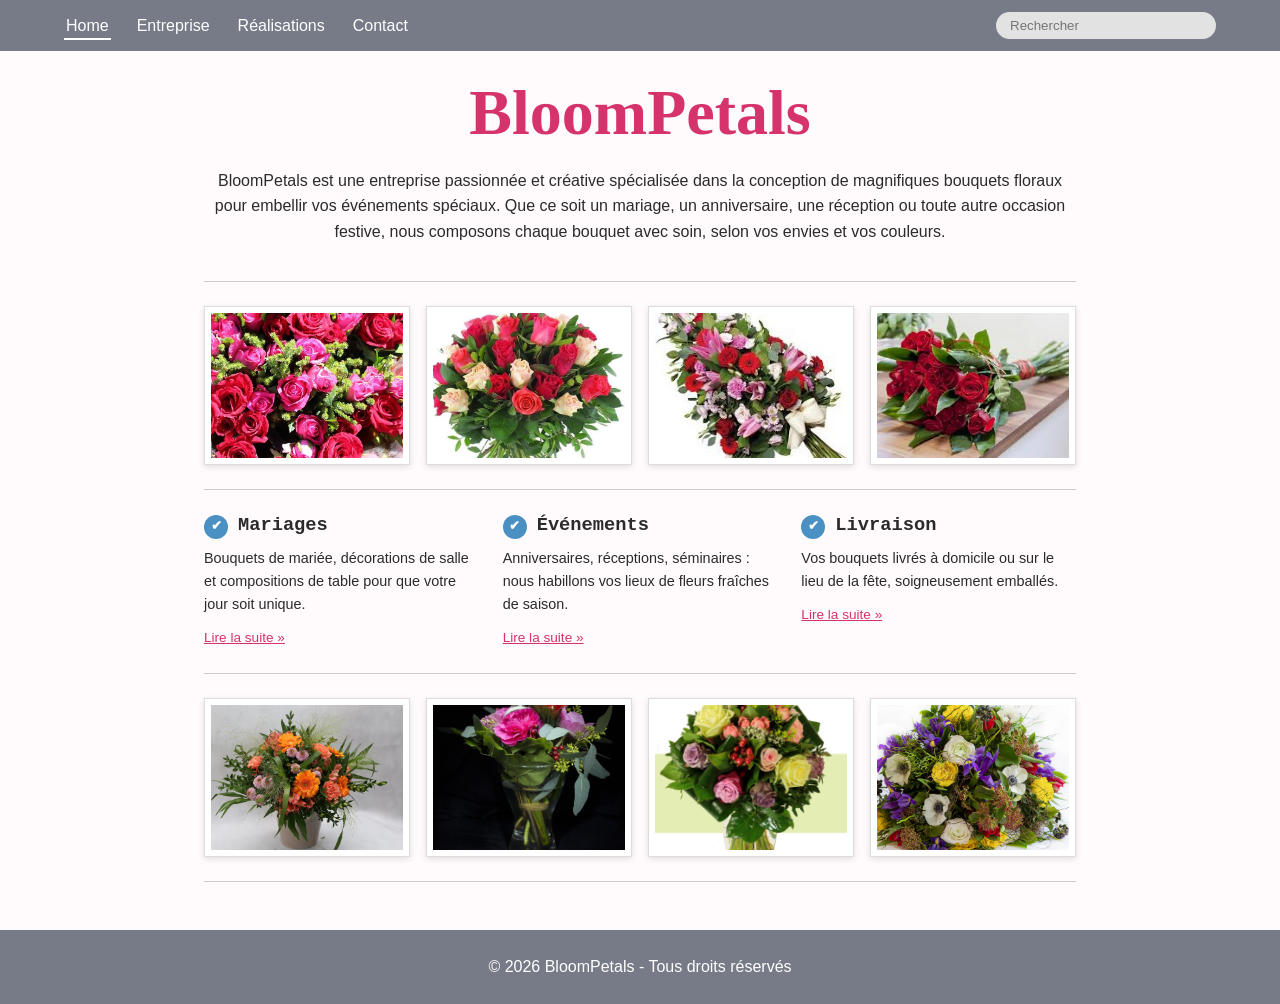
<file: BloomPetals/index.html>
<!DOCTYPE html>
<html lang="fr">
<head>
  <meta charset="UTF-8">
  <meta name="viewport" content="width=device-width, initial-scale=1.0">
  <title>BloomPetals - Accueil</title>
  <link rel="stylesheet" href="style.css">
</head>
<body>

  <header id="entete">
    <nav id="menu">
      <ul>
        <li><a href="index.html" class="actif">Home</a></li>
        <li><a href="entreprise.html">Entreprise</a></li>
        <li><a href="realisations.html">Réalisations</a></li>
        <li><a href="contact.html">Contact</a></li>
      </ul>
      <form id="recherche" action="#">
        <input type="search" placeholder="Rechercher" aria-label="Rechercher">
      </form>
    </nav>
  </header>
  <main id="contenu">

    <section id="presentation">
      <h1 class="logo">BloomPetals</h1>
      <p>
        BloomPetals est une entreprise passionnée et créative spécialisée
        dans la conception de magnifiques bouquets floraux pour embellir
        vos événements spéciaux. Que ce soit un mariage, un anniversaire,
        une réception ou toute autre occasion festive, nous composons
        chaque bouquet avec soin, selon vos envies et vos couleurs.
      </p>
    </section>

    <section class="galerie">
      <h2 class="invisible">Nos bouquets</h2>
      <figure><img src="images/Copie de image1.jpg" alt="Bouquet de fleurs bleues"></figure>
      <figure><img src="images/Copie de image2.jpg" alt="Bouquet de pivoines roses"></figure>
      <figure><img src="images/Copie de image3.jpg" alt="Bouquet champêtre"></figure>
      <figure><img src="images/Copie de image4.jpg" alt="Bouquet blanc dans un bocal"></figure>
    </section>

    <section id="services">
      <h2 class="invisible">Nos services</h2>

      <article class="service">
        <h3>Mariages</h3>
        <p>
          Bouquets de mariée, décorations de salle et compositions de
          table pour que votre jour soit unique.
        </p>
        <a href="realisations.html">Lire la suite »</a>
      </article>

      <article class="service">
        <h3>Événements</h3>
        <p>
          Anniversaires, réceptions, séminaires : nous habillons vos
          lieux de fleurs fraîches de saison.
        </p>
        <a href="realisations.html">Lire la suite »</a>
      </article>

      <article class="service">
        <h3>Livraison</h3>
        <p>
          Vos bouquets livrés à domicile ou sur le lieu de la fête,
          soigneusement emballés.
        </p>
        <a href="contact.html">Lire la suite »</a>
      </article>
    </section>

    <section class="galerie">
      <h2 class="invisible">Plus de créations</h2>
      <figure><img src="images/Copie de image5.jpg" alt="Bouquet de lilas"></figure>
      <figure><img src="images/Copie de image6.jpg" alt="Bouquet dans un arrosoir"></figure>
      <figure><img src="images/Copie de image7.jpg" alt="Bouquet de gypsophile"></figure>
      <figure><img src="images/Copie de image8.jpg" alt="Bouquet sauvage"></figure>
    </section>

  </main>

  <footer id="pied">
    <p>&copy 2026 BloomPetals - Tous droits réservés</p>
  </footer>

</body>
</html>
</file>
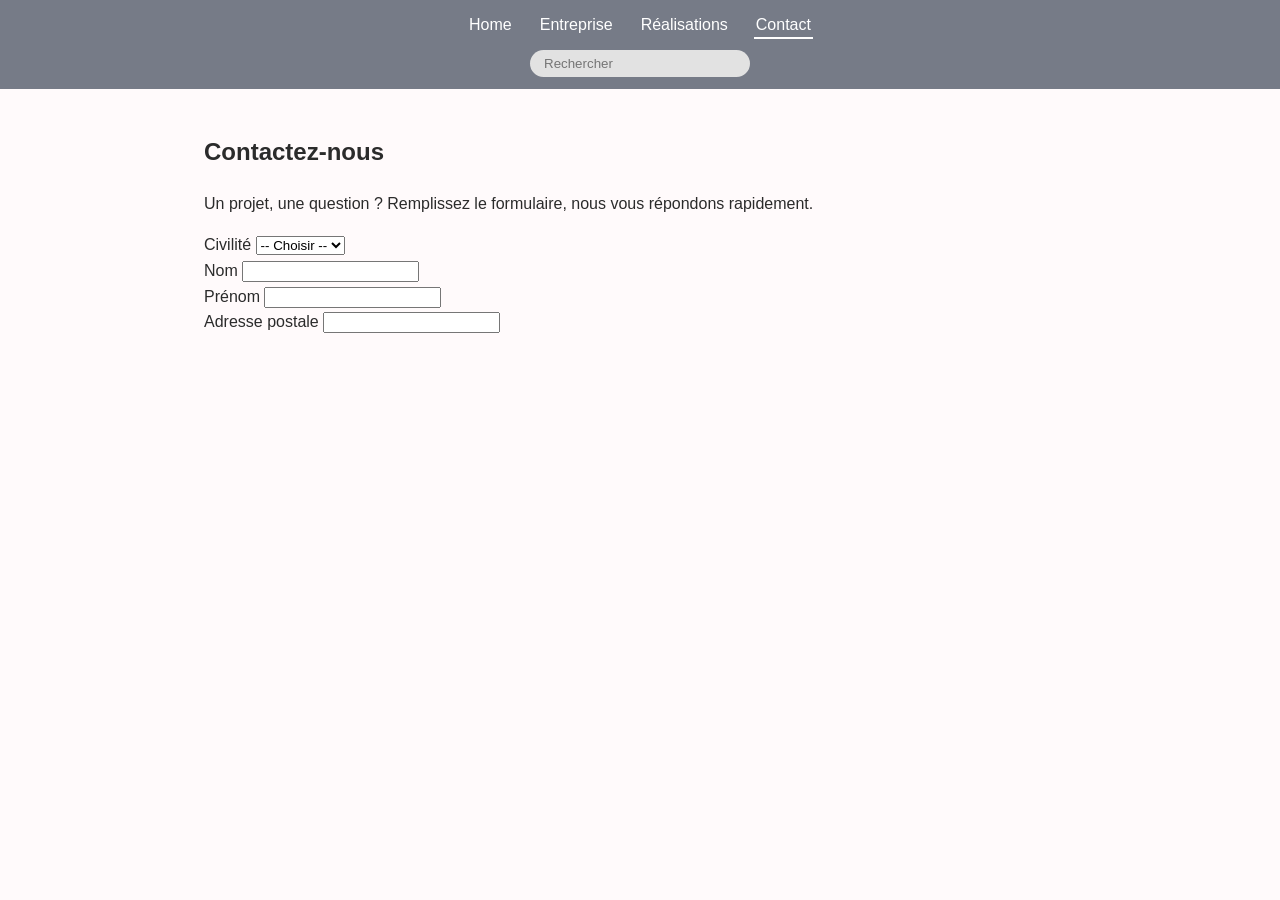
<file: BloomPetals/contact.html>
<!DOCTYPE html>
<html lang="fr">
<head>
  <meta charset="UTF-8">
  <meta name="viewport" content="width=device-width, initial-scale=1.0">
  <title>BloomPetals - Contact</title>
  <link rel="stylesheet" href="style cont.css">
</head>
<body>

  <header id="entete">
    <nav id="menu">
      <ul>
        <li><a href="index.html">Home</a></li>
        <li><a href="entreprise.html">Entreprise</a></li>
        <li><a href="realisations.html">Réalisations</a></li>
        <li><a href="contact.html" class="actif">Contact</a></li>
      </ul>
      <form id="recherche" action="#">
        <input type="search" placeholder="Rechercher" aria-label="Rechercher">
      </form>
    </nav>
  </header>

  <main id="contenu">

    <section id="contact">
      <h1>Contactez-nous</h1>
      <p>Un projet, une question ? Remplissez le formulaire, nous vous répondons rapidement.</p>

      <form id="formulaire" action="#" method="post">

        <div class="champ">
          <label for="civilite">Civilité</label>
          <select id="civilite" name="civilite" required>
            <option value="">-- Choisir --</option>
            <option value="madame">Madame</option>
            <option value="monsieur">Monsieur</option>
            <option value="autre">Autre</option>
          </select>
        </div>

        <div class="champ">
          <label for="nom">Nom</label>
          <input type="text" id="nom" name="nom" required>
        </div>

        <div class="champ">
          <label for="prenom">Prénom</label>
          <input type="text" id="prenom" name="prenom" required>
        </div>

        <div class="champ">
          <label for="adresse">Adresse postale</label>
          <input type="text" id="adresse" name="adresse" required>
</file>
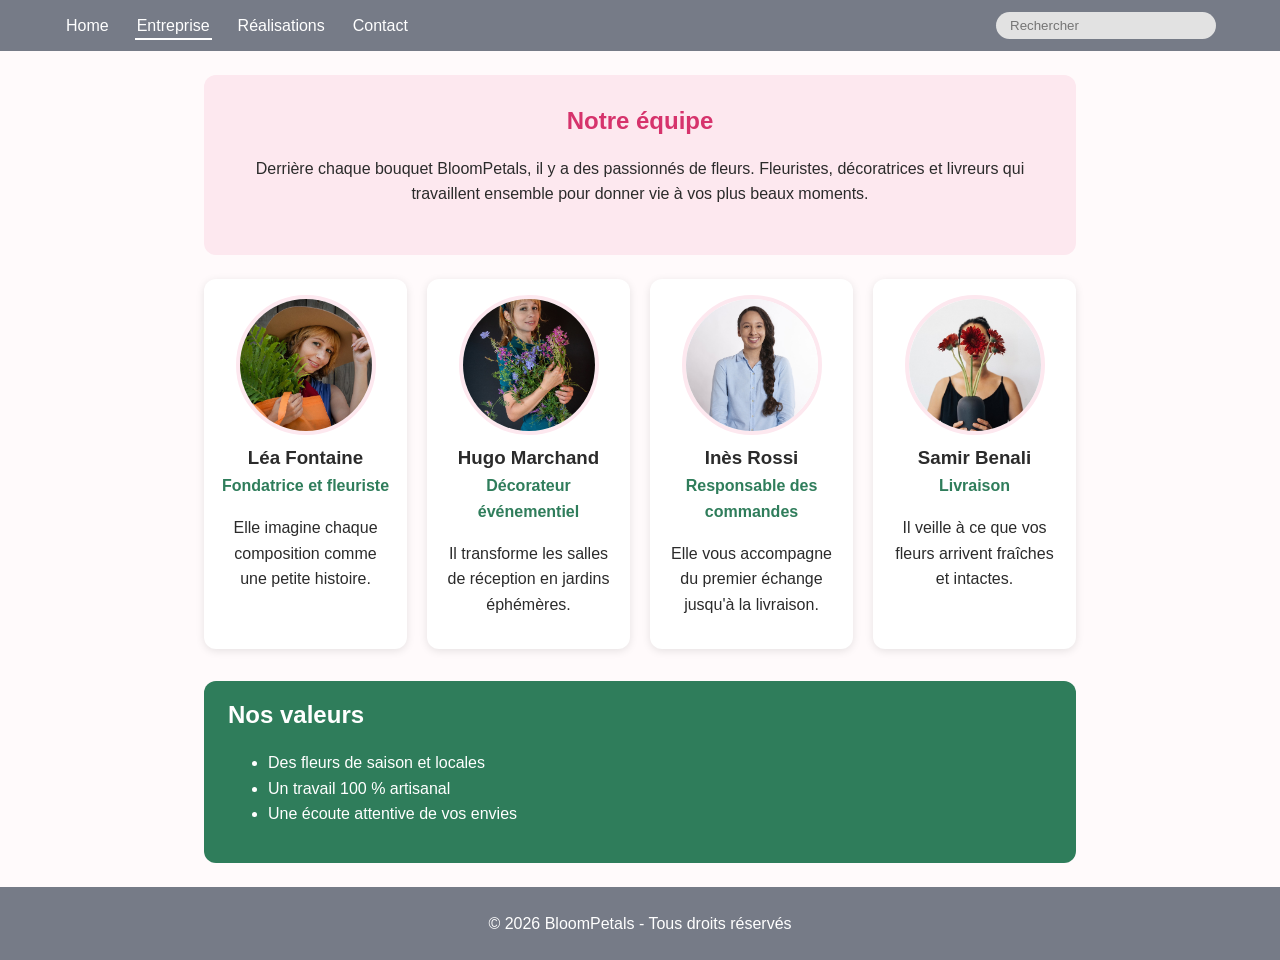
<file: BloomPetals/entreprise.html>
<!DOCTYPE html>
<html lang="fr">
<head>
  <meta charset="UTF-8">
  <meta name="viewport" content="width=device-width, initial-scale=1.0">
  <title>BloomPetals - Entreprise</title>
  <link rel="stylesheet" href="style ent.css">
</head>
<body>

  <header id="entete">
    <nav id="menu">
      <ul>
        <li><a href="index.html">Home</a></li>
        <li><a href="entreprise.html" class="actif">Entreprise</a></li>
        <li><a href="realisations.html">Réalisations</a></li>
        <li><a href="contact.html">Contact</a></li>
      </ul>
      <form id="recherche" action="#">
        <input type="search" placeholder="Rechercher" aria-label="Rechercher">
      </form>
    </nav>
  </header>

  <main id="contenu">

    <section id="bandeau-equipe">
      <h1>Notre équipe</h1>
      <p>
        Derrière chaque bouquet BloomPetals, il y a des passionnés de fleurs. Fleuristes, décoratrices et livreurs qui travaillent ensemble pour donner vie à vos plus beaux moments.
      </p>
    </section>

    <section id="equipe">
      <h2 class="invisible">Les membres de l'équipe</h2>

      <article class="membre">
        <img src="images/photo1-D.jpg" alt="Portrait de Léa, fondatrice">
        <h3>Léa Fontaine</h3>
        <p class="poste">Fondatrice et fleuriste</p>
        <p>Elle imagine chaque composition comme une petite histoire.</p>
      </article>

      <article class="membre">
        <img src="images/photo2-D.jpg" alt="Portrait de Hugo, décorateur">
        <h3>Hugo Marchand</h3>
        <p class="poste">Décorateur événementiel</p>
        <p>Il transforme les salles de réception en jardins éphémères.</p>
      </article>

      <article class="membre">
        <img src="images/photo3-D.jpg" alt="Portrait de Inès, responsable des commandes">
        <h3>Inès Rossi</h3>
        <p class="poste">Responsable des commandes</p>
        <p>Elle vous accompagne du premier échange jusqu'à la livraison.</p>
      </article>

      <article class="membre">
        <img src="images/photo4-D.jpg" alt="Portrait de Samir, livreur">
        <h3>Samir Benali</h3>
        <p class="poste">Livraison</p>
        <p>Il veille à ce que vos fleurs arrivent fraîches et intactes.</p>
      </article>
    </section>

    <aside id="valeurs">
      <h2>Nos valeurs</h2>
      <ul>
        <li>Des fleurs de saison et locales</li>
        <li>Un travail 100 % artisanal</li>
        <li>Une écoute attentive de vos envies</li>
      </ul>
    </aside>

  </main>

  <footer id="pied">
    <p>&copy 2026 BloomPetals - Tous droits réservés</p>
  </footer>

</body>
</html>
</file>
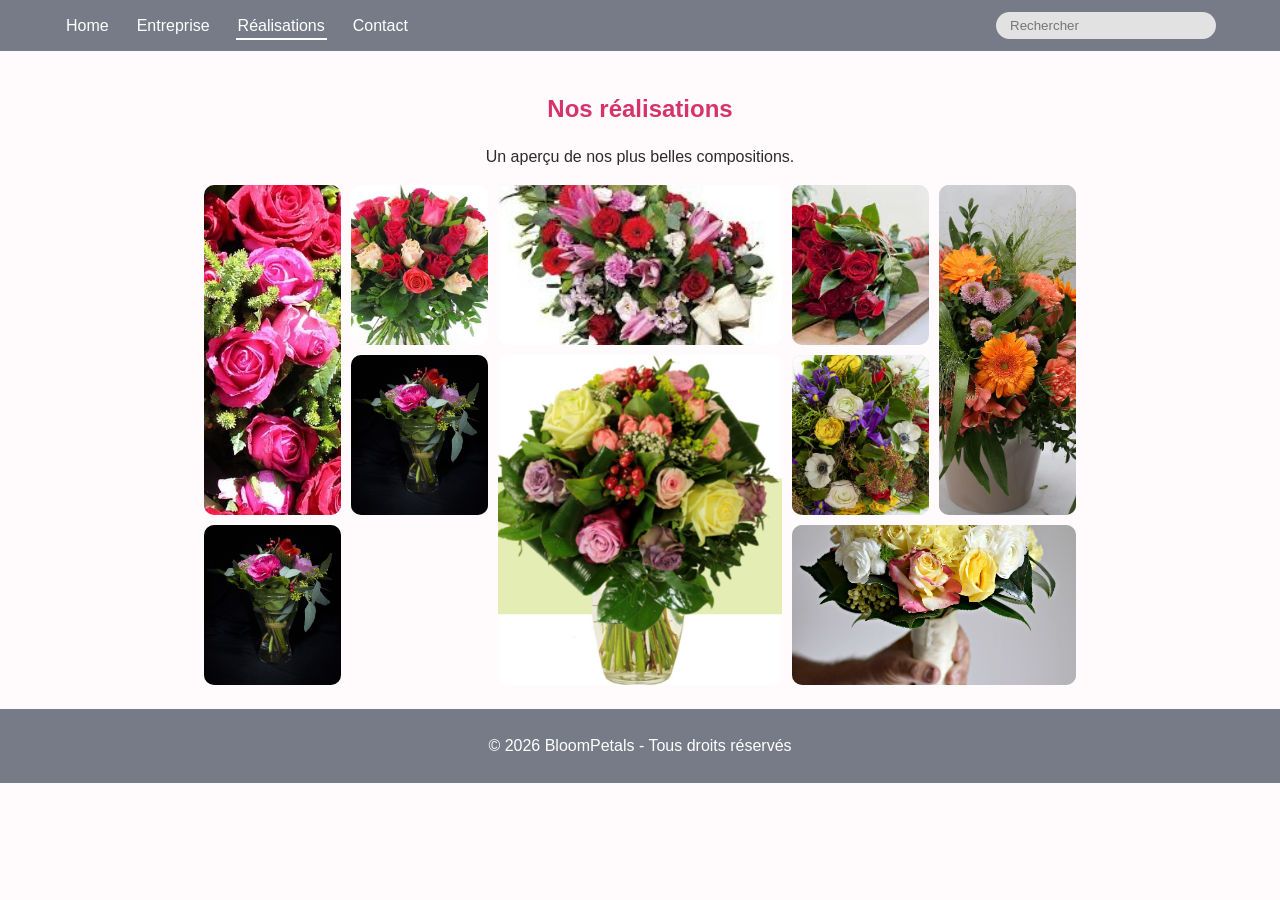
<file: BloomPetals/realisations.html>
<!DOCTYPE html>
<html lang="fr">
<head>
  <meta charset="UTF-8">
  <meta name="viewport" content="width=device-width, initial-scale=1.0">
  <title>BloomPetals - Réalisations</title>
  <link rel="stylesheet" href="style real.css">
</head>
<body>

  <header id="entete">
    <nav id="menu">
      <ul>
        <li><a href="index.html">Home</a></li>
        <li><a href="entreprise.html">Entreprise</a></li>
        <li><a href="realisations.html" class="actif">Réalisations</a></li>
        <li><a href="contact.html">Contact</a></li>
      </ul>
      <form id="recherche" action="#">
        <input type="search" placeholder="Rechercher" aria-label="Rechercher">
      </form>
    </nav>
  </header>

  <main id="contenu">

    <section id="titre-realisations">
      <h1>Nos réalisations</h1>
      <p>Un aperçu de nos plus belles compositions.</p>
    </section>

    <section id="mosaique">
      <h2 class="invisible">Mosaïque de réalisations</h2>

      <figure class="haute"><img src="images/Copie de image1.jpg" alt="Fleurs bleues dans un vase"></figure>
      <figure><img src="images/Copie de image2.jpg" alt="Petit bouquet bleu"></figure>
      <figure class="large"><img src="images/Copie de image3.jpg" alt="Pivoines roses"></figure>
      <figure><img src="images/Copie de image4.jpg" alt="Gypsophile dans un bocal"></figure>
      <figure class="haute"><img src="images/Copie de image5.jpg" alt="Bouquet de lilas"></figure>
      <figure><img src="images/Copie de image6.jpg" alt="Bouquet dans un arrosoir"></figure>
      <figure class="grande"><img src="images/Copie de image7.jpg" alt="Composition pastel"></figure>
      <figure><img src="images/Copie de image8.jpg" alt="Bouquet sauvage"></figure>
      <figure><img src="images/Copie de image6.jpg" alt="Fleurs bleues dans un vase"></figure>
      <figure class="large"><img src="images/Copie de image11.jpg" alt="Pivoines roses"></figure>
    </section>

  </main>

  <footer id="pied">
    <p>&copy 2026 BloomPetals - Tous droits réservés</p>
  </footer>

</body>
</file>
<file: BloomPetals/style.css>
/* =========================================================
   BloomPetals - style de la page d'accueil
   ========================================================= */

:root {
  --rose: #d6336c;
  --texte: #2b2b2b;
  --fond: #fffafb;
}

* {
  box-sizing: border-box;
}

body {
  margin: 0;
  font-family: "Segoe UI", Arial, sans-serif;
  line-height: 1.6;
  color: var(--texte);
  background-color: var(--fond);
}

img {
  display: block;
  max-width: 100%;
  height: auto;
}

a {
  color: var(--rose);
}

/* Texte lisible par les lecteurs d'écran mais caché à l'écran */
.invisible {
  position: absolute;
  width: 1px;
  height: 1px;
  overflow: hidden;
  clip: rect(0 0 0 0);
}

/* ---------- En-tête et menu ---------- */
#entete {
  background-color: #767b87;
}

#menu {
  display: flex;
  flex-direction: column;
  align-items: center;
  gap: 12px;
  padding: 12px 5%;
}

#menu ul {
  display: flex;
  flex-wrap: wrap;
  justify-content: center;
  gap: 8px 24px;
  margin: 0;
  padding: 0;
  list-style: none;
}

#menu a {
  color: #ffffff;
  text-decoration: none;
  padding: 4px 2px;
  border-bottom: 2px solid transparent;
}

#menu a:hover,
#menu a.actif {
  border-bottom-color: #ffffff;
}

#recherche input {
  width: 220px;
  padding: 6px 14px;
  border: none;
  border-radius: 20px;
  background-color: #e2e2e2;
}

/* ---------- Contenu ---------- */
#contenu {
  max-width: 1000px;
  margin: 0 auto;
  padding: 24px 5%;
}

h1,
h2,
h3 {
  line-height: 1.2;
}

.logo {
  margin: 0 0 12px;
  text-align: center;
  font-family: "Brush Script MT", "Segoe Script", cursive;
  font-size: 3rem;
  color: var(--rose);
}

#presentation {
  padding-bottom: 20px;
  border-bottom: 1px solid #cccccc;
  text-align: center;
}

/* ---------- Galeries : Flexbox ---------- */
.galerie {
  display: flex;
  flex-wrap: wrap;
  gap: 16px;
  margin: 24px 0;
  padding-bottom: 24px;
  border-bottom: 1px solid #cccccc;
}

.galerie figure {
  flex: 1 1 200px;
  margin: 0;
  padding: 6px;
  background-color: #ffffff;
  border: 1px solid #dddddd;
  box-shadow: 0 2px 6px rgba(0, 0, 0, 0.12);
}

.galerie img {
  width: 100%;
  height: 145px;
  object-fit: cover;
  background-color: #cfcfcf;
}

/* ---------- Services : Flexbox ---------- */
#services {
  display: flex;
  flex-wrap: wrap;
  gap: 24px;
  margin: 24px 0;
  padding-bottom: 24px;
  border-bottom: 1px solid #cccccc;
}

.service {
  flex: 1 1 240px;
}

.service h3 {
  margin: 0 0 8px;
  font-family: "Courier New", monospace;
}

.service h3::before {
  content: "✔";
  display: inline-block;
  width: 24px;
  height: 24px;
  margin-right: 10px;
  line-height: 24px;
  text-align: center;
  font-size: 0.8rem;
  color: #ffffff;
  background-color: #4a90c2;
  border-radius: 50%;
}

.service p {
  margin: 0 0 8px;
  font-size: 0.9rem;
}

.service a {
  font-size: 0.85rem;
}

/* ---------- Pied de page ---------- */
#pied {
  padding: 24px;
  text-align: center;
  color: #ffffff;
  background-color: #767b87;
}

#pied p {
  margin: 0;
}

/* ---------- Responsive ---------- */

/* Tablette et plus */
@media (min-width: 700px) {
  #menu {
    flex-direction: row;
    justify-content: space-between;
  }

  .logo {
    font-size: 4rem;
  }
}
</file>
<file: BloomPetals/style cont.css>
/* =========================================================
   BloomPetals - style de la page Contact
   ========================================================= */

:root {
  --rose: #d6336c;
  --texte: #2b2b2b;
  --fond: #fffafb;
}

* {
  box-sizing: border-box;
}

body {
  margin: 0;
  font-family: "Segoe UI", Arial, sans-serif;
  line-height: 1.6;
  color: var(--texte);
  background-color: var(--fond);
}

img {
  display: block;
  max-width: 100%;
  height: auto;
}

a {
  color: var(--rose);
}

/* Texte lisible par les lecteurs d'écran mais caché à l'écran */
.invisible {
  position: absolute;
  width: 1px;
  height: 1px;
  overflow: hidden;
  clip: rect(0 0 0 0);
}

/* ---------- En-tête et menu ---------- */
#entete {
  background-color: #767b87;
}

#menu {
  display: flex;
  flex-direction: column;
  align-items: center;
  gap: 12px;
  padding: 12px 5%;
}

#menu ul {
  display: flex;
  flex-wrap: wrap;
  justify-content: center;
  gap: 8px 24px;
  margin: 0;
  padding: 0;
  list-style: none;
}

#menu a {
  color: #ffffff;
  text-decoration: none;
  padding: 4px 2px;
  border-bottom: 2px solid transparent;
}

#menu a:hover,
#menu a.actif {
  border-bottom-color: #ffffff;
}

#recherche input {
  width: 220px;
  padding: 6px 14px;
  border: none;
  border-radius: 20px;
  background-color: #e2e2e2;
}

/* ---------- Contenu ---------- */
#contenu {
  max-width: 1000px;
  margin: 0 auto;
  padding: 24px 5%;
}
</file>
<file: BloomPetals/style ent.css>
/* =========================================================
   BloomPetals - style de la page Entreprise
   ========================================================= */

:root {
  --rose: #d6336c;
  --rose-clair: #fde8ef;
  --vert: #2f7d5b;
  --texte: #2b2b2b;
  --fond: #fffafb;
}

* {
  box-sizing: border-box;
}

body {
  margin: 0;
  font-family: "Segoe UI", Arial, sans-serif;
  line-height: 1.6;
  color: var(--texte);
  background-color: var(--fond);
}

img {
  display: block;
  max-width: 100%;
  height: auto;
}

a {
  color: var(--rose);
}

/* Texte lisible par les lecteurs d'écran mais caché à l'écran */
.invisible {
  position: absolute;
  width: 1px;
  height: 1px;
  overflow: hidden;
  clip: rect(0 0 0 0);
}

/* ---------- En-tête et menu ---------- */
#entete {
  background-color: #767b87;
}

#menu {
  display: flex;
  flex-direction: column;
  align-items: center;
  gap: 12px;
  padding: 12px 5%;
}

#menu ul {
  display: flex;
  flex-wrap: wrap;
  justify-content: center;
  gap: 8px 24px;
  margin: 0;
  padding: 0;
  list-style: none;
}

#menu a {
  color: #ffffff;
  text-decoration: none;
  padding: 4px 2px;
  border-bottom: 2px solid transparent;
}

#menu a:hover,
#menu a.actif {
  border-bottom-color: #ffffff;
}

#recherche input {
  width: 220px;
  padding: 6px 14px;
  border: none;
  border-radius: 20px;
  background-color: #e2e2e2;
}

/* ---------- Contenu ---------- */
#contenu {
  max-width: 1000px;
  margin: 0 auto;
  padding: 24px 5%;
}

h1,
h2,
h3 {
  line-height: 1.2;
}

/* ---------- Bandeau d'introduction ---------- */
#bandeau-equipe {
  padding: 32px 24px;
  margin-bottom: 24px;
  text-align: center;
  background-color: var(--rose-clair);
  border-radius: 12px;
}

#bandeau-equipe h1 {
  margin-top: 0;
  color: var(--rose);
}

/* ---------- Équipe : Grid ---------- */
#equipe {
  display: grid;
  grid-template-columns: 1fr;
  gap: 20px;
}

.membre {
  padding: 16px;
  text-align: center;
  background-color: #ffffff;
  border-radius: 12px;
  box-shadow: 0 2px 8px rgba(0, 0, 0, 0.1);
}

.membre img {
  width: 140px;
  height: 140px;
  margin: 0 auto 12px;
  object-fit: cover;
  background-color: #cfcfcf;
  border-radius: 50%;
  border: 4px solid var(--rose-clair);
}

.membre h3 {
  margin: 0;
}

.poste {
  margin: 4px 0 8px;
  font-weight: bold;
  color: var(--vert);
}

/* ---------- Valeurs ---------- */
#valeurs {
  margin-top: 32px;
  padding: 20px 24px;
  color: #ffffff;
  background-color: var(--vert);
  border-radius: 12px;
}

#valeurs h2 {
  margin-top: 0;
}

/* ---------- Pied de page ---------- */
#pied {
  padding: 24px;
  text-align: center;
  color: #ffffff;
  background-color: #767b87;
}

#pied p {
  margin: 0;
}

/* ---------- Responsive ---------- */

/* Tablette */
@media (min-width: 700px) {
  #menu {
    flex-direction: row;
    justify-content: space-between;
  }

  #equipe {
    grid-template-columns: repeat(2, 1fr);
  }
}

/* Ordinateur */
@media (min-width: 1000px) {
  #equipe {
    grid-template-columns: repeat(4, 1fr);
  }
}
</file>
<file: BloomPetals/style real.css>
/* =========================================================
   BloomPetals - style de la page Réalisations
   ========================================================= */

:root {
  --rose: #d6336c;
  --texte: #2b2b2b;
  --fond: #fffafb;
}

* {
  box-sizing: border-box;
}

body {
  margin: 0;
  font-family: "Segoe UI", Arial, sans-serif;
  line-height: 1.6;
  color: var(--texte);
  background-color: var(--fond);
}

img {
  display: block;
  max-width: 100%;
  height: auto;
}

a {
  color: var(--rose);
}

/* Texte lisible par les lecteurs d'écran mais caché à l'écran */
.invisible {
  position: absolute;
  width: 1px;
  height: 1px;
  overflow: hidden;
  clip: rect(0 0 0 0);
}

/* ---------- En-tête et menu ---------- */
#entete {
  background-color: #767b87;
}

#menu {
  display: flex;
  flex-direction: column;
  align-items: center;
  gap: 12px;
  padding: 12px 5%;
}

#menu ul {
  display: flex;
  flex-wrap: wrap;
  justify-content: center;
  gap: 8px 24px;
  margin: 0;
  padding: 0;
  list-style: none;
}

#menu a {
  color: #ffffff;
  text-decoration: none;
  padding: 4px 2px;
  border-bottom: 2px solid transparent;
}

#menu a:hover,
#menu a.actif {
  border-bottom-color: #ffffff;
}

#recherche input {
  width: 220px;
  padding: 6px 14px;
  border: none;
  border-radius: 20px;
  background-color: #e2e2e2;
}

/* ---------- Contenu ---------- */
#contenu {
  max-width: 1000px;
  margin: 0 auto;
  padding: 24px 5%;
}

h1,
h2,
h3 {
  line-height: 1.2;
}

/* ---------- Titre de la page ---------- */
#titre-realisations {
  text-align: center;
}

#titre-realisations h1 {
  color: var(--rose);
}

/* ---------- Mosaïque : Grid ---------- */
#mosaique {
  display: grid;
  grid-template-columns: repeat(2, 1fr);
  grid-auto-rows: 140px;
  grid-auto-flow: dense;
  gap: 10px;
}

#mosaique figure {
  margin: 0;
  overflow: hidden;
  background-color: #cfcfcf;
  border-radius: 10px;
}

#mosaique img {
  width: 100%;
  height: 100%;
  object-fit: cover;
  transition: transform 0.3s;
}

#mosaique figure:hover img {
  transform: scale(1.08);
}

/* Variantes de taille */
#mosaique .haute {
  grid-row: span 2;
}

#mosaique .large {
  grid-column: span 2;
}

#mosaique .grande {
  grid-row: span 2;
  grid-column: span 2;
}

/* ---------- Pied de page ---------- */
#pied {
  padding: 24px;
  text-align: center;
  color: #ffffff;
  background-color: #767b87;
}

#pied p {
  margin: 0;
}

/* ---------- Responsive ---------- */

/* Tablette */
@media (min-width: 700px) {
  #menu {
    flex-direction: row;
    justify-content: space-between;
  }

  #mosaique {
    grid-template-columns: repeat(4, 1fr);
  }
}

/* Ordinateur */
@media (min-width: 1000px) {
  #mosaique {
    grid-template-columns: repeat(6, 1fr);
    grid-auto-rows: 160px;
  }
}
</file>
